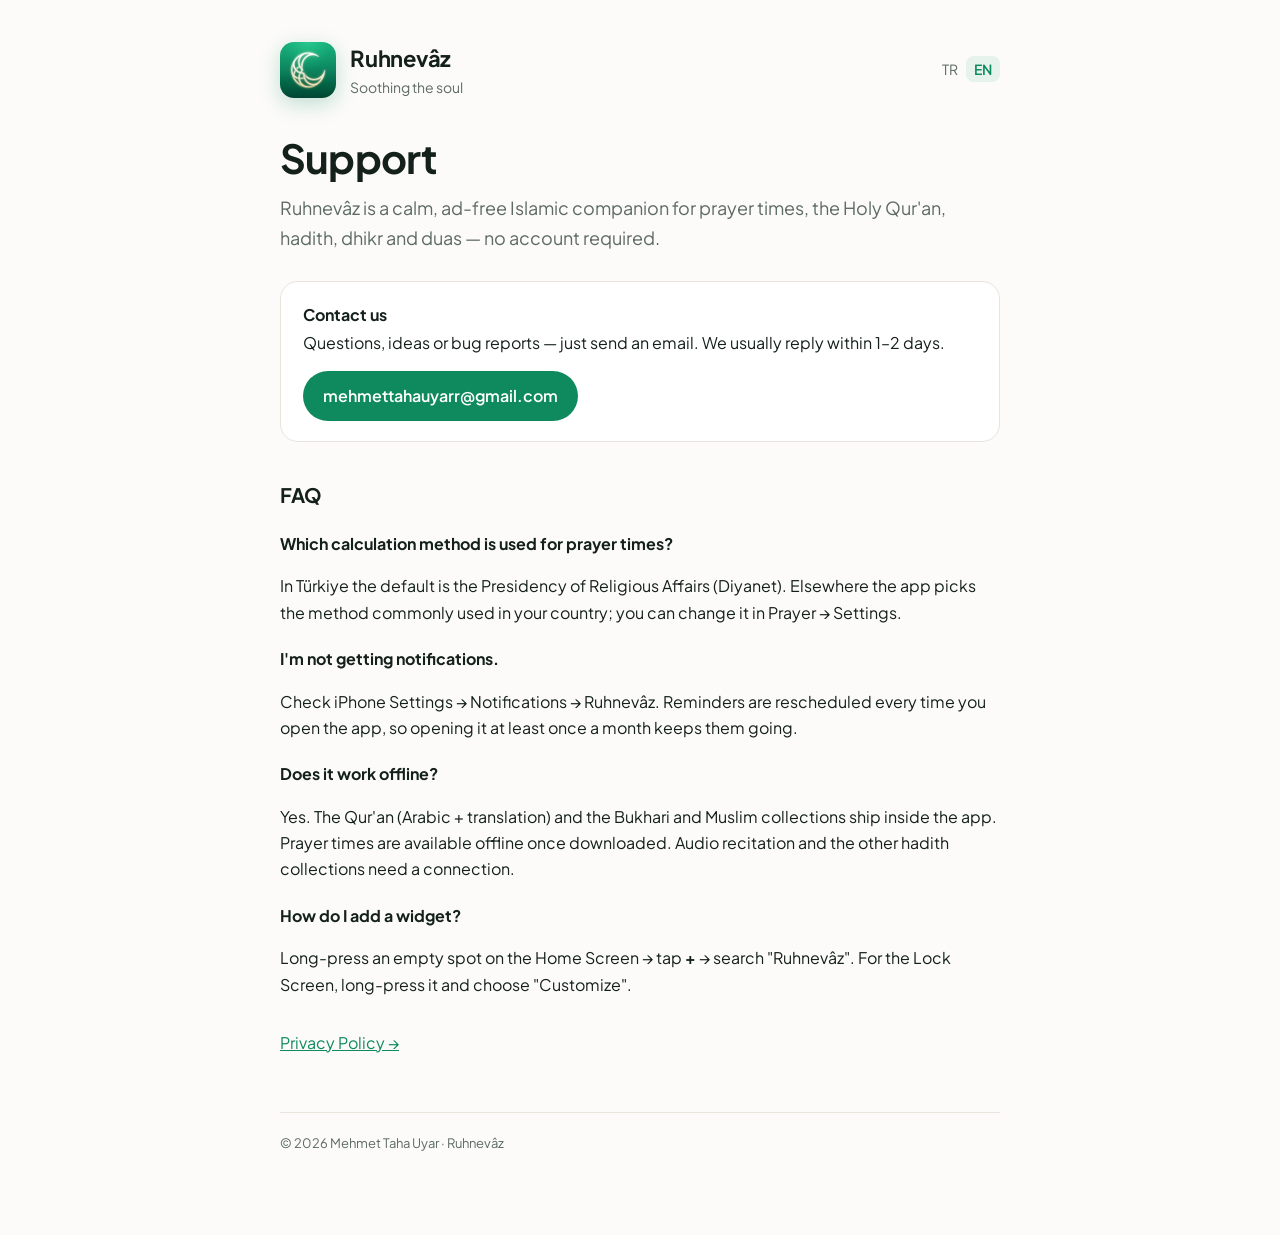
<file: index.html>
<!doctype html>
<html lang="tr">
<head>
<meta charset="utf-8">
<meta name="viewport" content="width=device-width, initial-scale=1">
<title>Ruhnevâz · Destek</title>
<meta name="description" content="Ruhnevâz — namaz vakitleri, Kur'ân-ı Kerîm, hadis, zikir ve dua. Destek ve iletişim.">
<link rel="icon" href="icon.png">
<link rel="preconnect" href="https://fonts.googleapis.com">
<link href="https://fonts.googleapis.com/css2?family=Plus+Jakarta+Sans:wght@400;600;700&display=swap" rel="stylesheet">
<link rel="stylesheet" href="style.css">
</head>
<body>
<div class="wrap">
  <header class="top">
    <img src="icon.png" alt="Ruhnevâz">
    <div><div class="name">Ruhnevâz</div><div class="tag tr">Ruha huzur veren</div><div class="tag en">Soothing the soul</div></div>
    <nav class="lang"><a href="#" data-l="tr">TR</a><a href="#" data-l="en">EN</a></nav>
  </header>

  <section class="tr">
    <h1>Destek</h1>
    <p class="lead">Ruhnevâz; namaz vakitleri, Kur'ân-ı Kerîm, hadis, zikir ve dua için sade, reklamsız ve hesap gerektirmeyen bir İslami yaşam asistanıdır.</p>
    <div class="card">
      <b>Bize ulaşın</b>
      Soru, öneri veya hata bildirimi için e-posta gönderin. Genellikle 1–2 gün içinde dönüş yapıyoruz.
      <p style="margin:14px 0 0"><a class="btn" href="mailto:mehmettahauyarr@gmail.com?subject=Ruhnev%C3%A2z%20Destek">mehmettahauyarr@gmail.com</a></p>
    </div>

    <h2>Sık sorulan sorular</h2>
    <h3>Namaz vakitleri hangi yönteme göre hesaplanıyor?</h3>
    <p>Türkiye'de varsayılan yöntem Diyanet İşleri Başkanlığı'dır. Farklı ülkelerde bulunduğunuz ülkeye uygun yöntem otomatik seçilir; Namaz → Ayarlar ekranından değiştirebilirsiniz.</p>
    <h3>Bildirimler gelmiyor.</h3>
    <p>iPhone Ayarlar → Bildirimler → Ruhnevâz'dan izinlerin açık olduğunu kontrol edin. Uygulamayı açtığınızda bildirimler önümüzdeki günler için yeniden planlanır; ayda bir uygulamayı açmanız yeterlidir.</p>
    <h3>İnternet olmadan çalışıyor mu?</h3>
    <p>Evet. Kur'ân-ı Kerîm (Arapça + Diyanet meali), Buhârî ve Müslim hadis koleksiyonları uygulamanın içindedir. Namaz vakitleri bir kez indirildikten sonra çevrimdışı gösterilir. Sesli okuma ve diğer hadis koleksiyonları internet gerektirir.</p>
    <h3>Widget nasıl eklenir?</h3>
    <p>Ana ekranda boş bir alana basılı tutun → sol üstteki <b>+</b> → "Ruhnevâz"ı arayın. Kilit ekranı için kilit ekranına basılı tutup "Özelleştir"i seçin.</p>
    <h3>Verilerimi yedekleyebilir miyim?</h3>
    <p>Ayarlar → Yedekle / Geri yükle bölümünden tüm verilerinizi (hatim, kaza, kayıtlar vb.) bir dosya olarak dışa aktarabilir ve yeni cihazda içe aktarabilirsiniz.</p>

    <p style="margin-top:32px"><a href="privacy.html">Gizlilik Politikası →</a></p>
  </section>

  <section class="en">
    <h1>Support</h1>
    <p class="lead">Ruhnevâz is a calm, ad-free Islamic companion for prayer times, the Holy Qur'an, hadith, dhikr and duas — no account required.</p>
    <div class="card">
      <b>Contact us</b>
      Questions, ideas or bug reports — just send an email. We usually reply within 1–2 days.
      <p style="margin:14px 0 0"><a class="btn" href="mailto:mehmettahauyarr@gmail.com?subject=Ruhnev%C3%A2z%20Support">mehmettahauyarr@gmail.com</a></p>
    </div>

    <h2>FAQ</h2>
    <h3>Which calculation method is used for prayer times?</h3>
    <p>In Türkiye the default is the Presidency of Religious Affairs (Diyanet). Elsewhere the app picks the method commonly used in your country; you can change it in Prayer → Settings.</p>
    <h3>I'm not getting notifications.</h3>
    <p>Check iPhone Settings → Notifications → Ruhnevâz. Reminders are rescheduled every time you open the app, so opening it at least once a month keeps them going.</p>
    <h3>Does it work offline?</h3>
    <p>Yes. The Qur'an (Arabic + translation) and the Bukhari and Muslim collections ship inside the app. Prayer times are available offline once downloaded. Audio recitation and the other hadith collections need a connection.</p>
    <h3>How do I add a widget?</h3>
    <p>Long-press an empty spot on the Home Screen → tap <b>+</b> → search "Ruhnevâz". For the Lock Screen, long-press it and choose "Customize".</p>

    <p style="margin-top:32px"><a href="privacy.html#en">Privacy Policy →</a></p>
  </section>

  <footer>© 2026 Mehmet Taha Uyar · Ruhnevâz</footer>
</div>
<script>
  (function () {
    var q = location.hash === '#en' || (!location.hash && !/^tr/i.test(navigator.language || '')) ? 'en' : 'tr';
    function set(l) { document.documentElement.lang = l; document.querySelectorAll('nav.lang a').forEach(function (a) { a.classList.toggle('on', a.dataset.l === l); }); }
    document.querySelectorAll('nav.lang a').forEach(function (a) { a.addEventListener('click', function (e) { e.preventDefault(); set(a.dataset.l); history.replaceState(null, '', '#' + a.dataset.l); }); });
    set(location.hash === '#tr' ? 'tr' : q);
  })();
</script>
</body>
</html>
</file>
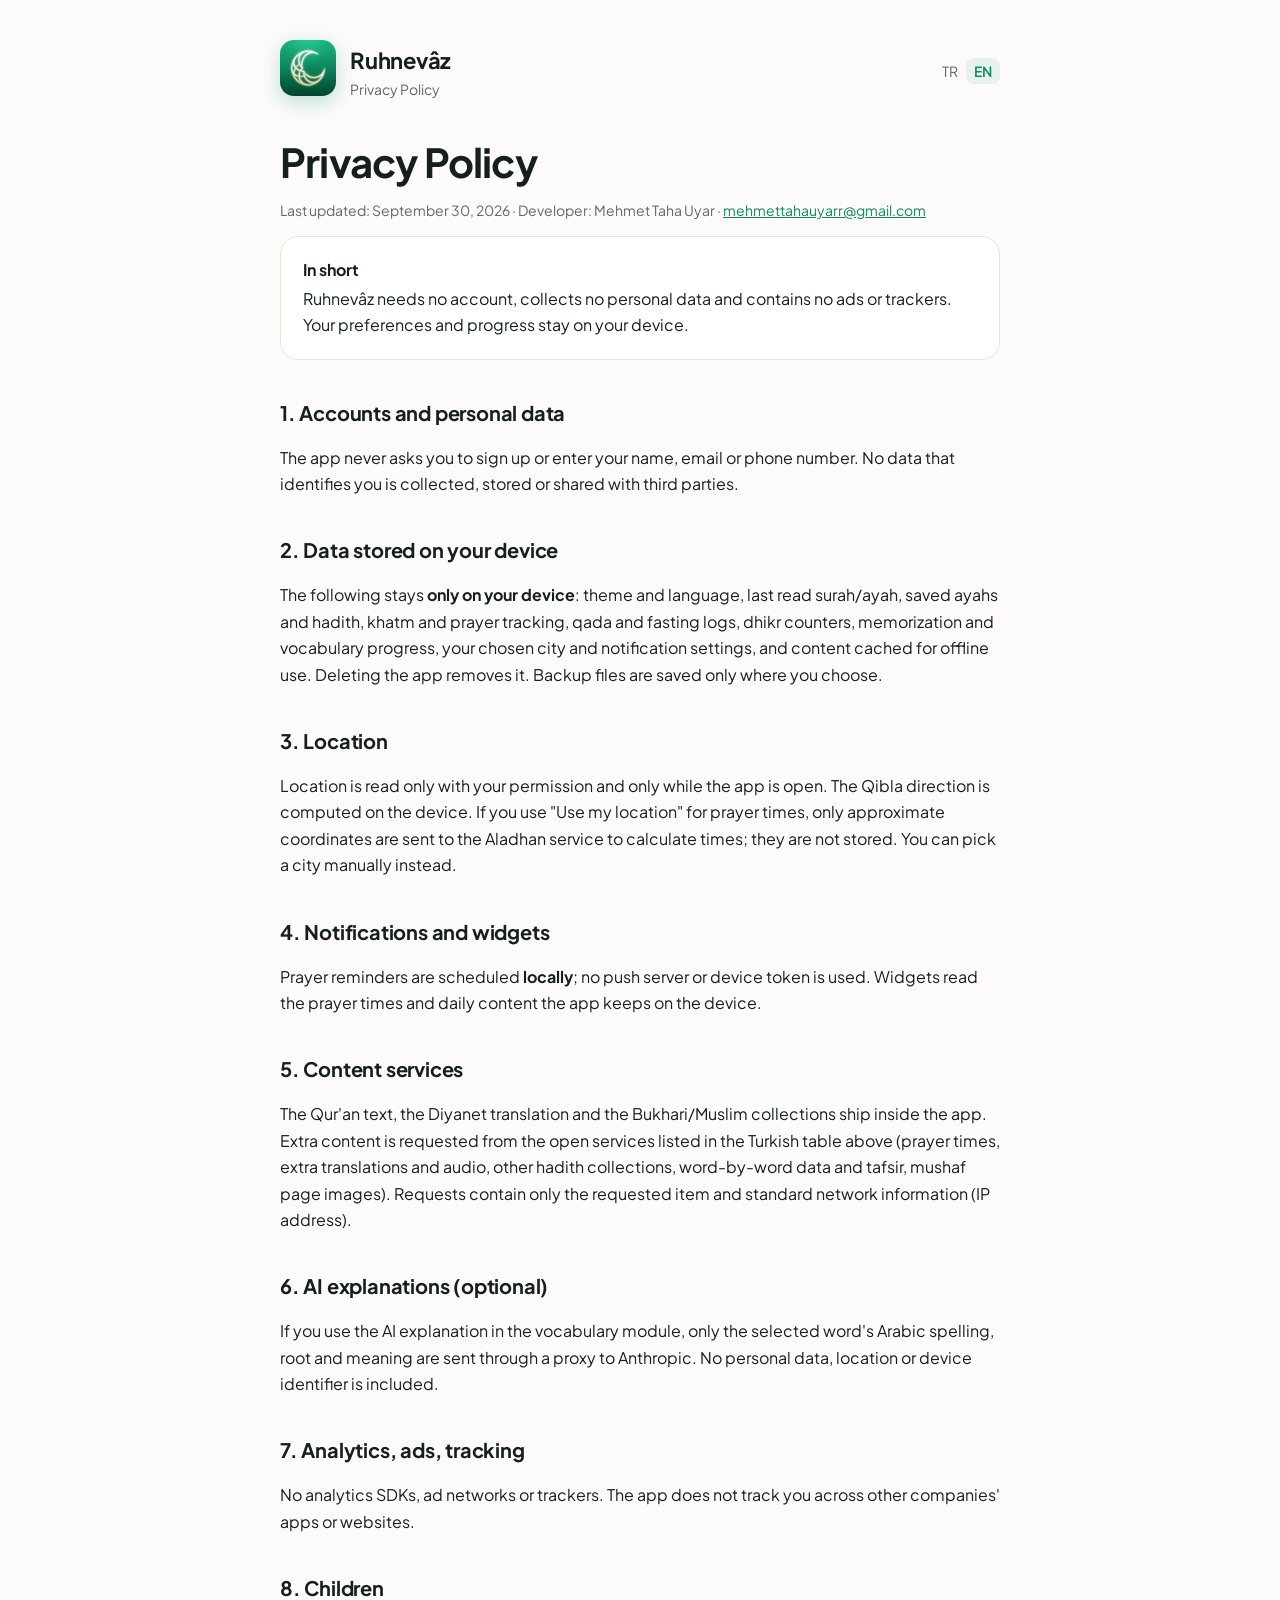
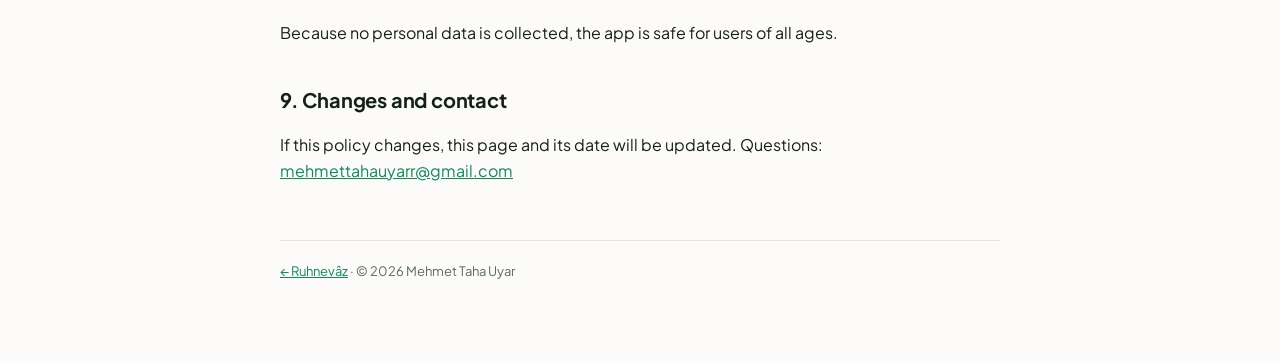
<file: privacy.html>
<!doctype html>
<html lang="tr">
<head>
<meta charset="utf-8">
<meta name="viewport" content="width=device-width, initial-scale=1">
<title>Ruhnevâz · Gizlilik Politikası</title>
<meta name="description" content="Ruhnevâz gizlilik politikası / privacy policy.">
<link rel="icon" href="icon.png">
<link rel="preconnect" href="https://fonts.googleapis.com">
<link href="https://fonts.googleapis.com/css2?family=Plus+Jakarta+Sans:wght@400;600;700&display=swap" rel="stylesheet">
<link rel="stylesheet" href="style.css">
</head>
<body>
<div class="wrap">
  <header class="top">
    <a href="./"><img src="icon.png" alt="Ruhnevâz"></a>
    <div><div class="name">Ruhnevâz</div><div class="tag tr">Gizlilik Politikası</div><div class="tag en">Privacy Policy</div></div>
    <nav class="lang"><a href="#" data-l="tr">TR</a><a href="#" data-l="en">EN</a></nav>
  </header>

  <section class="tr">
    <h1>Gizlilik Politikası</h1>
    <p class="muted">Son güncelleme: 30 Eylül 2026 · Geliştirici: Mehmet Taha Uyar · <a href="mailto:mehmettahauyarr@gmail.com">mehmettahauyarr@gmail.com</a></p>
    <div class="card"><b>Kısaca</b>Ruhnevâz hesap istemez, kişisel veri toplamaz, reklam ve takip aracı içermez. Tercihleriniz ve ilerlemeniz yalnızca cihazınızda saklanır.</div>

    <h2>1. Hesap ve kişisel veri</h2>
    <p>Uygulama kayıt olmanızı veya ad, e-posta, telefon gibi bilgiler girmenizi istemez. Sizi tanımlayan hiçbir veri toplanmaz, saklanmaz veya üçüncü taraflara aktarılmaz.</p>

    <h2>2. Cihazda saklanan veriler</h2>
    <p>Şunlar <b>yalnızca cihazınızda</b> tutulur ve geliştiriciye gönderilmez: tema ve dil tercihi, son okunan sure/ayet, kaydettiğiniz ayet ve hadisler, hatim ve namaz takibi, kaza ve oruç kayıtları, zikir sayaçları, ezber ve kelime öğrenme ilerlemesi, seçtiğiniz şehir ve bildirim tercihleri, çevrimdışı kullanım için önbelleğe alınan içerik. Uygulamayı sildiğinizde bu veriler de silinir. Yedekleme özelliğiyle oluşturduğunuz dosya yalnızca sizin seçtiğiniz yere kaydedilir.</p>

    <h2>3. Konum</h2>
    <p>Konum yalnızca siz izin verdiğinizde ve uygulama açıkken okunur. Kıble pusulası için yön cihaz üzerinde hesaplanır. "Konumumu kullan" seçeneğiyle namaz vakti aldığınızda yalnızca yaklaşık enlem/boylam, vakit hesabı için Aladhan servisine gönderilir; kaydedilmez. Dilerseniz konum izni vermeden şehri elle seçebilirsiniz.</p>

    <h2>4. Bildirimler ve widget'lar</h2>
    <p>Namaz hatırlatmaları cihazınızda <b>yerel olarak</b> planlanır; push sunucusu veya cihaz kimliği kullanılmaz. Widget'lar, uygulamanın cihazda tuttuğu vakit ve günlük içerik verisini okur; bu veri cihazdan çıkmaz.</p>

    <h2>5. İçerik servisleri</h2>
    <p>Kur'ân-ı Kerîm metni, Diyanet meali ve Buhârî/Müslim koleksiyonları uygulamanın içindedir. Ek içerik için aşağıdaki açık servislere istek gönderilir; bu isteklerde yalnızca istenen içerik (sure numarası, şehir vb.) ve standart ağ bilgisi (IP adresi) bulunur.</p>
    <table>
      <tr><th>Servis</th><th>Amaç</th></tr>
      <tr><td>api.aladhan.com</td><td>Namaz vakitleri</td></tr>
      <tr><td>api.alquran.cloud, cdn.islamic.network</td><td>Ek mealler ve sesli Kur'an</td></tr>
      <tr><td>cdn.jsdelivr.net (hadith-api)</td><td>Diğer hadis koleksiyonları</td></tr>
      <tr><td>api.quran.com, api.acikkuran.com</td><td>Kelime kelime Kur'an, tefsir</td></tr>
      <tr><td>raw.githubusercontent.com</td><td>Mushaf sayfa görselleri</td></tr>
      <tr><td>Apple konum servisleri</td><td>Şehir aramasında yer adı ↔ koordinat</td></tr>
    </table>

    <h2>6. Yapay zekâ açıklamaları (isteğe bağlı)</h2>
    <p>Kelime öğrenme modülündeki yapay zekâ açıklaması kullanılırsa, yalnızca seçtiğiniz kelimenin Arapça yazımı, kökü ve anlamı bir aracı sunucu üzerinden Anthropic'e gönderilir. Kişisel veri, konum veya cihaz kimliği gönderilmez.</p>

    <h2>7. Analitik, reklam, takip</h2>
    <p>Uygulamada analitik SDK'sı, reklam ağı veya takip aracı yoktur. Uygulama sizi başka şirketlerin uygulama ve web sitelerinde takip etmez.</p>

    <h2>8. Çocuklar</h2>
    <p>Kişisel veri toplanmadığı için uygulama her yaştan kullanıcı için güvenlidir.</p>

    <h2>9. Değişiklikler ve iletişim</h2>
    <p>Politika değiştiğinde bu sayfa ve tarih güncellenir. Sorularınız için: <a href="mailto:mehmettahauyarr@gmail.com">mehmettahauyarr@gmail.com</a></p>
  </section>

  <section class="en">
    <h1>Privacy Policy</h1>
    <p class="muted">Last updated: September 30, 2026 · Developer: Mehmet Taha Uyar · <a href="mailto:mehmettahauyarr@gmail.com">mehmettahauyarr@gmail.com</a></p>
    <div class="card"><b>In short</b>Ruhnevâz needs no account, collects no personal data and contains no ads or trackers. Your preferences and progress stay on your device.</div>

    <h2>1. Accounts and personal data</h2>
    <p>The app never asks you to sign up or enter your name, email or phone number. No data that identifies you is collected, stored or shared with third parties.</p>

    <h2>2. Data stored on your device</h2>
    <p>The following stays <b>only on your device</b>: theme and language, last read surah/ayah, saved ayahs and hadith, khatm and prayer tracking, qada and fasting logs, dhikr counters, memorization and vocabulary progress, your chosen city and notification settings, and content cached for offline use. Deleting the app removes it. Backup files are saved only where you choose.</p>

    <h2>3. Location</h2>
    <p>Location is read only with your permission and only while the app is open. The Qibla direction is computed on the device. If you use "Use my location" for prayer times, only approximate coordinates are sent to the Aladhan service to calculate times; they are not stored. You can pick a city manually instead.</p>

    <h2>4. Notifications and widgets</h2>
    <p>Prayer reminders are scheduled <b>locally</b>; no push server or device token is used. Widgets read the prayer times and daily content the app keeps on the device.</p>

    <h2>5. Content services</h2>
    <p>The Qur'an text, the Diyanet translation and the Bukhari/Muslim collections ship inside the app. Extra content is requested from the open services listed in the Turkish table above (prayer times, extra translations and audio, other hadith collections, word-by-word data and tafsir, mushaf page images). Requests contain only the requested item and standard network information (IP address).</p>

    <h2>6. AI explanations (optional)</h2>
    <p>If you use the AI explanation in the vocabulary module, only the selected word's Arabic spelling, root and meaning are sent through a proxy to Anthropic. No personal data, location or device identifier is included.</p>

    <h2>7. Analytics, ads, tracking</h2>
    <p>No analytics SDKs, ad networks or trackers. The app does not track you across other companies' apps or websites.</p>

    <h2>8. Children</h2>
    <p>Because no personal data is collected, the app is safe for users of all ages.</p>

    <h2>9. Changes and contact</h2>
    <p>If this policy changes, this page and its date will be updated. Questions: <a href="mailto:mehmettahauyarr@gmail.com">mehmettahauyarr@gmail.com</a></p>
  </section>

  <footer><a href="./">← Ruhnevâz</a> · © 2026 Mehmet Taha Uyar</footer>
</div>
<script>
  (function () {
    var q = location.hash === '#en' || (!location.hash && !/^tr/i.test(navigator.language || '')) ? 'en' : 'tr';
    function set(l) { document.documentElement.lang = l; document.querySelectorAll('nav.lang a').forEach(function (a) { a.classList.toggle('on', a.dataset.l === l); }); }
    document.querySelectorAll('nav.lang a').forEach(function (a) { a.addEventListener('click', function (e) { e.preventDefault(); set(a.dataset.l); history.replaceState(null, '', '#' + a.dataset.l); }); });
    set(location.hash === '#tr' ? 'tr' : q);
  })();
</script>
</body>
</html>
</file>
<file: style.css>
:root {
  --bg: #fcfbf9; --card: #ffffff; --text: #14201b; --muted: #5d6b64; --line: #e8e4dc;
  --accent: #0f8a5f; --accent-soft: #e5f3ec; --gold: #b8913a;
}
@media (prefers-color-scheme: dark) {
  :root { --bg: #07110d; --card: #0f1c17; --text: #eef3f0; --muted: #9aaba3; --line: #1f3029; --accent: #34c38f; --accent-soft: #123126; --gold: #d8b565; }
}
* { box-sizing: border-box; }
html { -webkit-text-size-adjust: 100%; }
body { margin: 0; background: var(--bg); color: var(--text); font: 16px/1.65 'Plus Jakarta Sans', system-ui, -apple-system, sans-serif; }
.wrap { max-width: 760px; margin: 0 auto; padding: 40px 20px 80px; }
header.top { display: flex; align-items: center; gap: 14px; margin-bottom: 36px; }
header.top img { width: 56px; height: 56px; border-radius: 14px; box-shadow: 0 6px 20px rgba(15,138,95,.25); }
header.top .name { font-weight: 700; font-size: 22px; letter-spacing: -.01em; }
header.top .tag { color: var(--muted); font-size: 14px; }
nav.lang { margin-left: auto; font-size: 14px; }
nav.lang a { color: var(--muted); text-decoration: none; padding: 4px 8px; border-radius: 8px; }
nav.lang a.on { background: var(--accent-soft); color: var(--accent); font-weight: 600; }
h1 { font-size: clamp(28px, 6vw, 40px); line-height: 1.15; letter-spacing: -.02em; margin: 0 0 12px; }
h2 { font-size: 20px; margin: 36px 0 8px; letter-spacing: -.01em; }
h3 { font-size: 16px; margin: 20px 0 4px; }
p, li { color: var(--text); }
.lead { color: var(--muted); font-size: 18px; margin: 0 0 28px; }
.muted { color: var(--muted); font-size: 14px; }
a { color: var(--accent); }
.card { background: var(--card); border: 1px solid var(--line); border-radius: 18px; padding: 20px 22px; margin: 14px 0; }
.grid { display: grid; grid-template-columns: repeat(auto-fit, minmax(220px, 1fr)); gap: 12px; }
.grid .card { margin: 0; }
.card b { display: block; margin-bottom: 2px; }
.btn { display: inline-block; background: var(--accent); color: #fff; text-decoration: none; font-weight: 600; padding: 12px 20px; border-radius: 999px; }
table { width: 100%; border-collapse: collapse; font-size: 14px; }
td, th { text-align: left; padding: 8px 6px; border-bottom: 1px solid var(--line); vertical-align: top; }
footer { margin-top: 56px; color: var(--muted); font-size: 13px; border-top: 1px solid var(--line); padding-top: 20px; }
[lang="en"] .tr, [lang="tr"] .en { display: none; }
</file>
